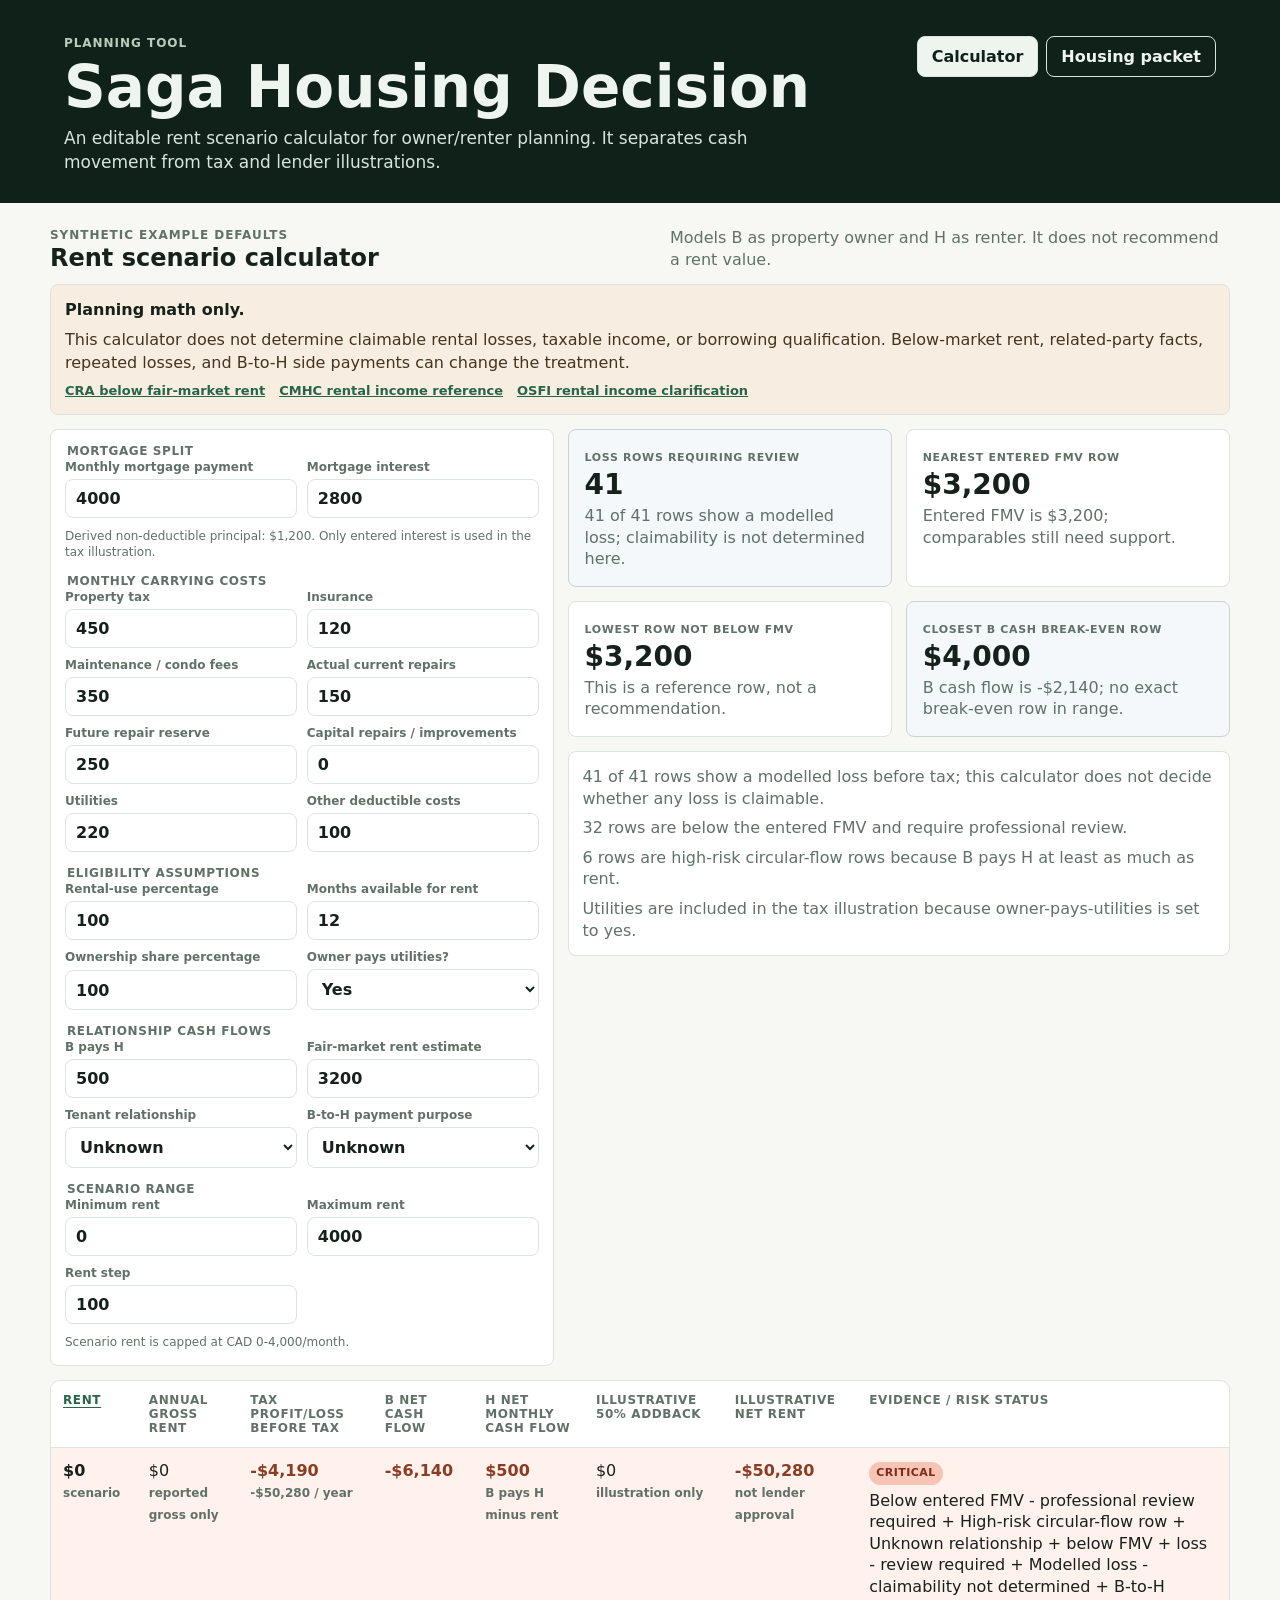
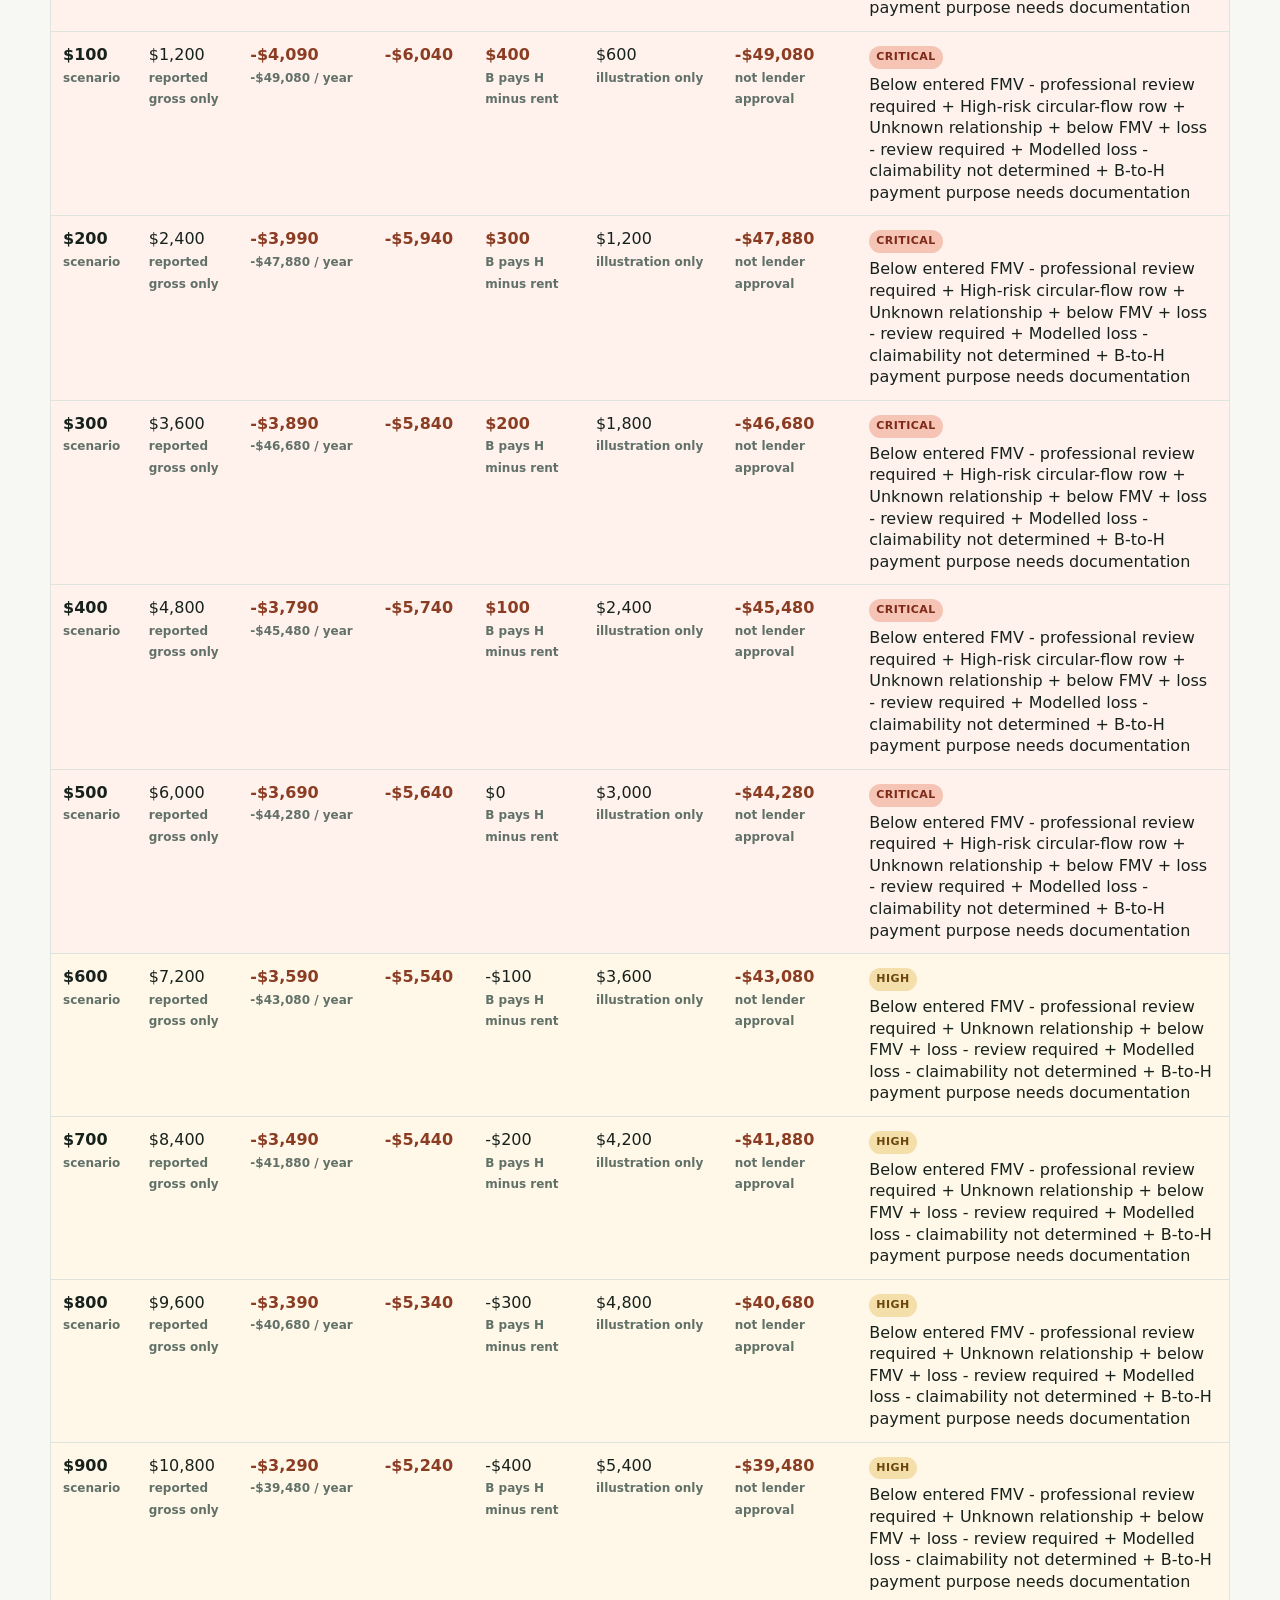
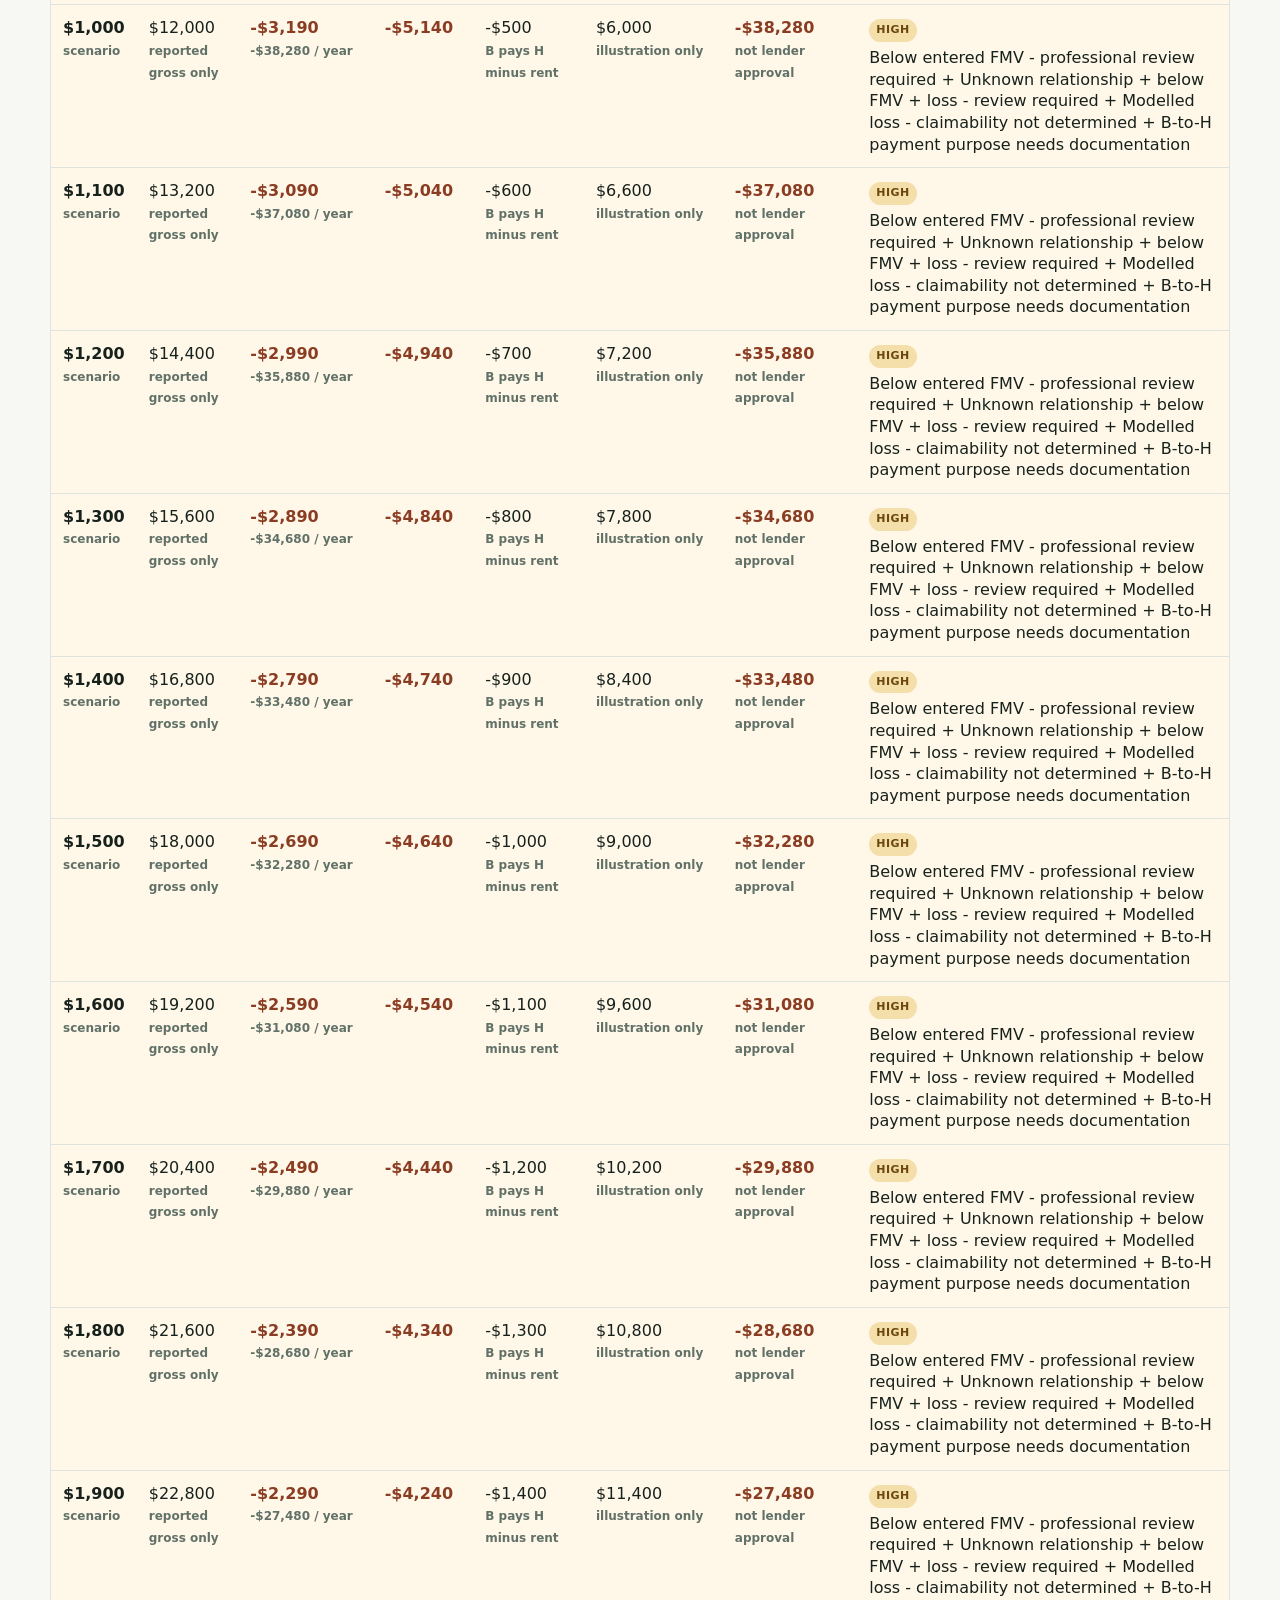
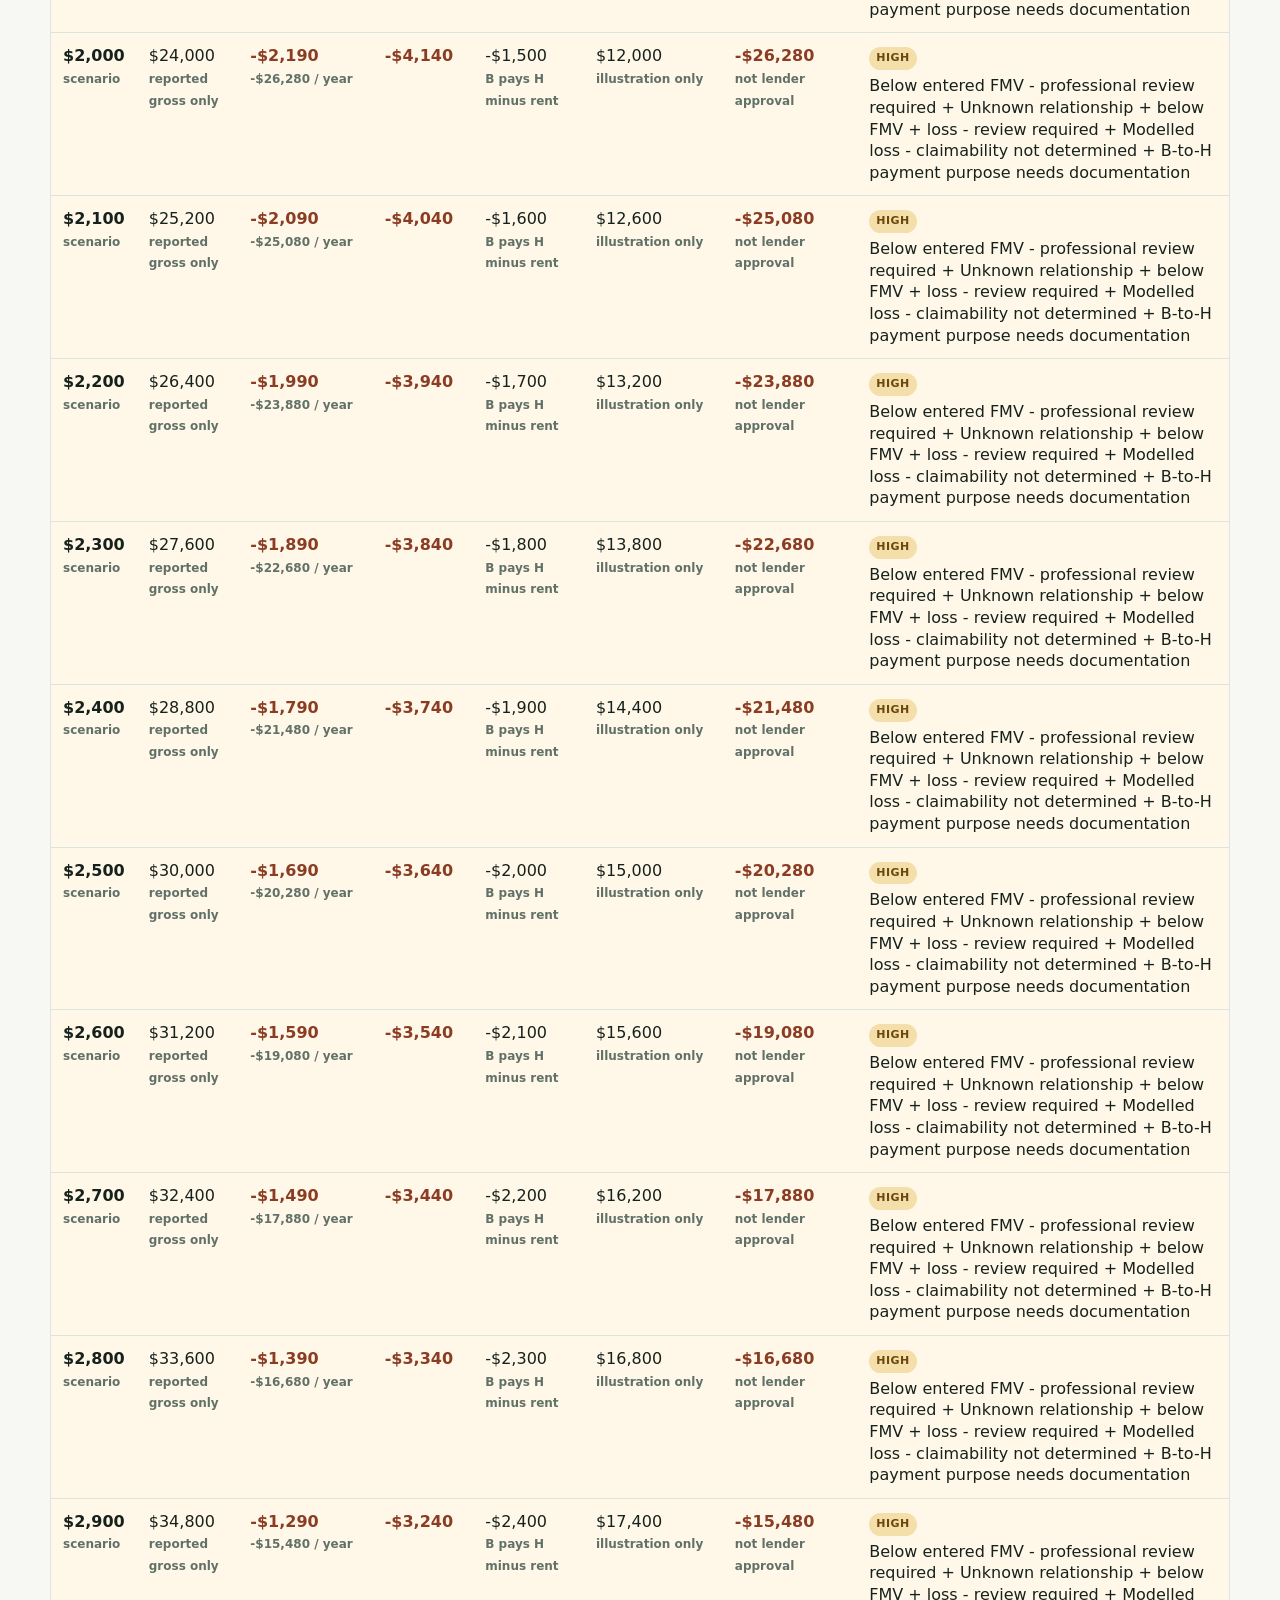
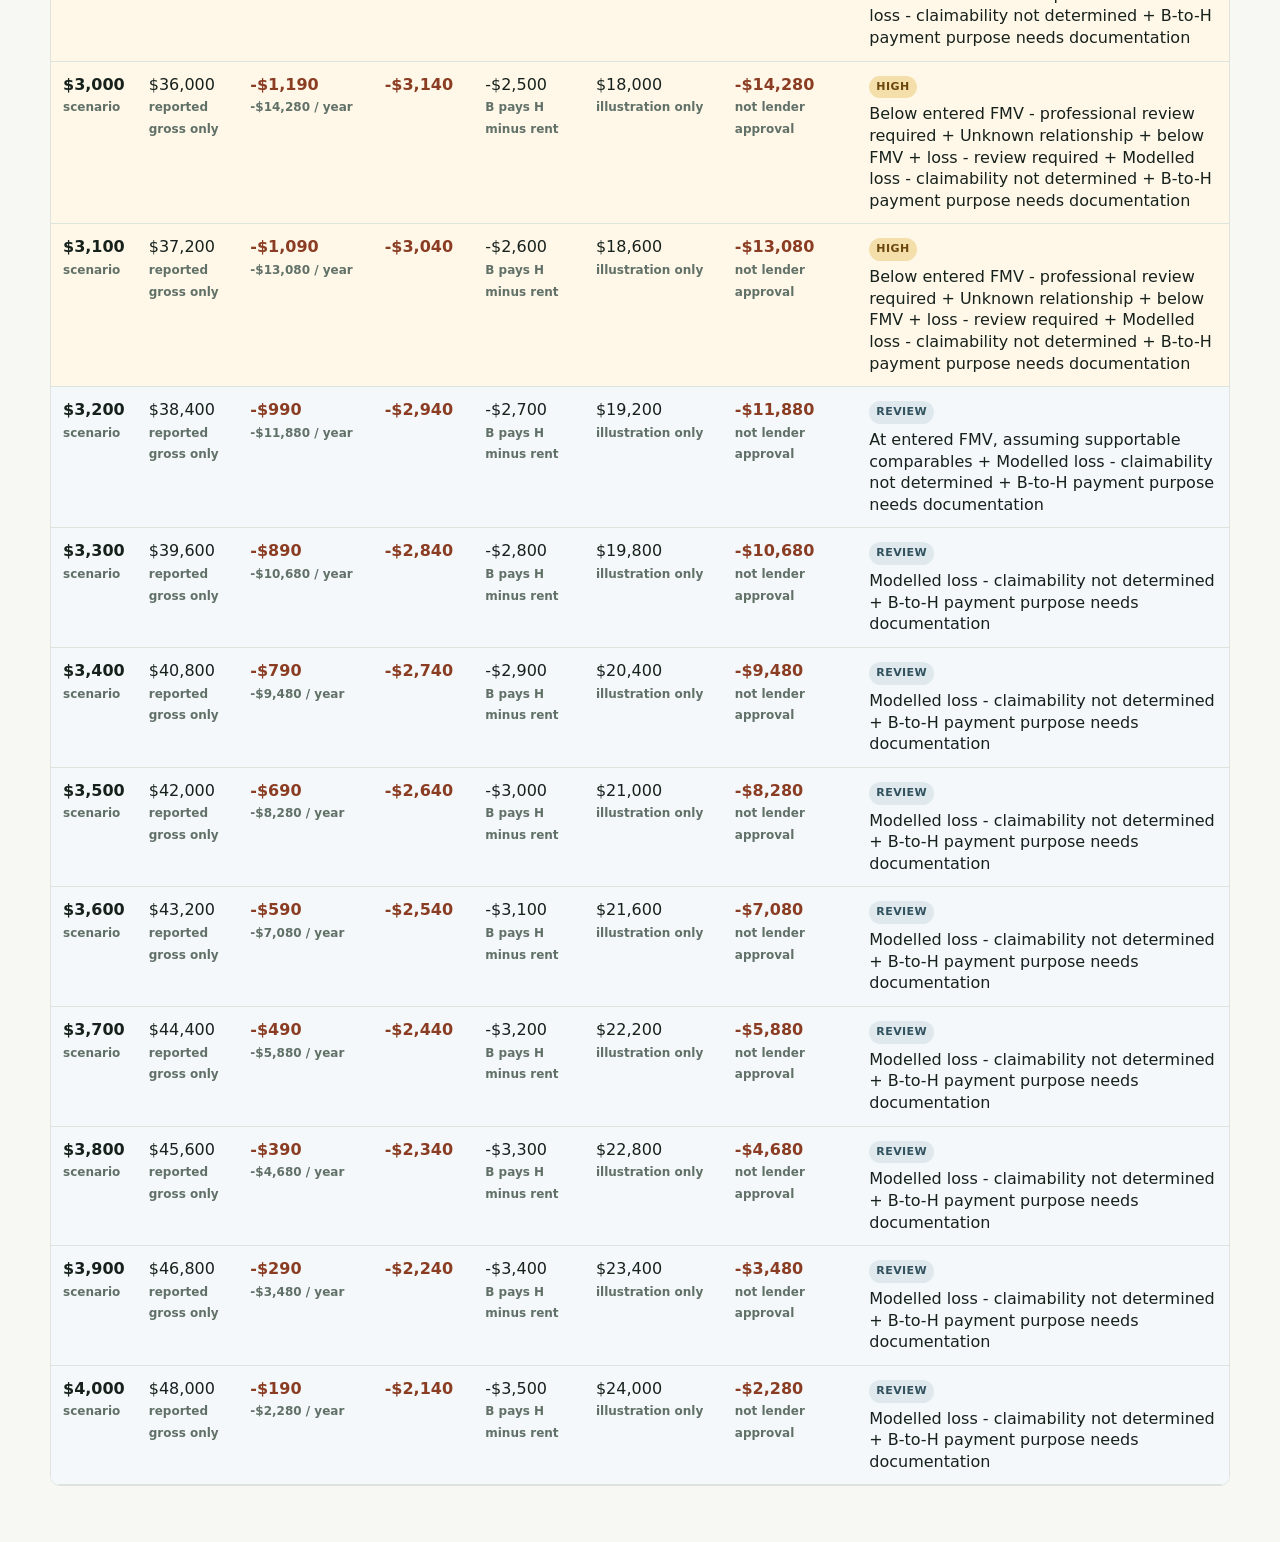
<file: index.html>
<!doctype html>
<html lang="en">
  <head>
    <meta charset="UTF-8" />
    <meta name="viewport" content="width=device-width, initial-scale=1.0" />
    <title>Saga Housing Decision</title>
    <link rel="stylesheet" href="./styles.css" />
  </head>
  <body>
    <header class="app-header">
      <div>
        <p class="label">Planning tool</p>
        <h1>Saga Housing Decision</h1>
        <p class="subtitle">An editable rent scenario calculator for owner/renter planning. It separates cash movement from tax and lender illustrations.</p>
      </div>
      <div class="header-actions">
        <nav class="page-tabs" aria-label="Site sections">
          <a class="tab active" href="/">Calculator</a>
          <a class="tab" href="/housing">Housing packet</a>
        </nav>
      </div>
    </header>

    <main>
      <section class="calculator landing-calculator" aria-labelledby="calculatorTitle">
        <div class="section-heading">
          <div>
            <p class="label">Synthetic example defaults</p>
            <h2 id="calculatorTitle">Rent scenario calculator</h2>
          </div>
          <p>Models B as property owner and H as renter. It does not recommend a rent value.</p>
        </div>

        <div class="caution-panel" role="note">
          <strong>Planning math only.</strong>
          <span>This calculator does not determine claimable rental losses, taxable income, or borrowing qualification. Below-market rent, related-party facts, repeated losses, and B-to-H side payments can change the treatment.</span>
          <div class="source-links">
            <a href="https://www.canada.ca/en/revenue-agency/services/tax/businesses/topics/rental-income/renting-below-fair-market-value.html">CRA below fair-market rent</a>
            <a href="https://assets.cmhc-schl.gc.ca/sf/project/cmhc/pdfs/content/en/rental-income-promo-card-jun28.pdf?rev=963e6041-f383-45e3-96f5-df5e765054c9">CMHC rental income reference</a>
            <a href="https://www.osfi-bsif.gc.ca/en/risks/real-estate-secured-lending/clarifying-osfis-guidance-rental-income-mortgage-classification">OSFI rental income clarification</a>
          </div>
        </div>

        <div class="calculator-layout">
          <form class="assumptions-panel" id="rentAssumptions" aria-label="Calculator assumptions">
            <fieldset>
              <legend>Mortgage split</legend>
              <label>
                <span>Monthly mortgage payment</span>
                <input id="mortgagePayment" type="number" min="0" step="50" value="4000" />
              </label>
              <label>
                <span>Mortgage interest</span>
                <input id="mortgageInterest" type="number" min="0" step="50" value="2800" />
              </label>
              <p class="field-note" id="mortgageSplitNote"></p>
            </fieldset>

            <fieldset>
              <legend>Monthly carrying costs</legend>
              <label>
                <span>Property tax</span>
                <input id="propertyTax" type="number" min="0" step="25" value="450" />
              </label>
              <label>
                <span>Insurance</span>
                <input id="insurance" type="number" min="0" step="25" value="120" />
              </label>
              <label>
                <span>Maintenance / condo fees</span>
                <input id="maintenanceFees" type="number" min="0" step="25" value="350" />
              </label>
              <label>
                <span>Actual current repairs</span>
                <input id="actualRepairs" type="number" min="0" step="25" value="150" />
              </label>
              <label>
                <span>Future repair reserve</span>
                <input id="repairReserve" type="number" min="0" step="25" value="250" />
              </label>
              <label>
                <span>Capital repairs / improvements</span>
                <input id="capitalRepairs" type="number" min="0" step="25" value="0" />
              </label>
              <label>
                <span>Utilities</span>
                <input id="utilities" type="number" min="0" step="25" value="220" />
              </label>
              <label>
                <span>Other deductible costs</span>
                <input id="otherExpenses" type="number" min="0" step="25" value="100" />
              </label>
            </fieldset>

            <fieldset>
              <legend>Eligibility assumptions</legend>
              <label>
                <span>Rental-use percentage</span>
                <input id="rentalUsePct" type="number" min="0" max="100" step="5" value="100" />
              </label>
              <label>
                <span>Months available for rent</span>
                <input id="availableMonths" type="number" min="0" max="12" step="1" value="12" />
              </label>
              <label>
                <span>Ownership share percentage</span>
                <input id="ownershipShare" type="number" min="0" max="100" step="5" value="100" />
              </label>
              <label>
                <span>Owner pays utilities?</span>
                <select id="ownerPaysUtilities">
                  <option value="yes" selected>Yes</option>
                  <option value="no">No</option>
                </select>
              </label>
            </fieldset>

            <fieldset>
              <legend>Relationship cash flows</legend>
              <label>
                <span>B pays H</span>
                <input id="bPaysH" type="number" min="0" step="50" value="500" />
              </label>
              <label>
                <span>Fair-market rent estimate</span>
                <input id="fairMarketRent" type="number" min="0" step="100" value="3200" />
              </label>
              <label>
                <span>Tenant relationship</span>
                <select id="tenantRelationship">
                  <option value="unknown" selected>Unknown</option>
                  <option value="unrelated">Unrelated</option>
                  <option value="known">Known</option>
                  <option value="related">Related</option>
                </select>
              </label>
              <label>
                <span>B-to-H payment purpose</span>
                <select id="bPaysHPurpose">
                  <option value="unknown" selected>Unknown</option>
                  <option value="unrelated-support">Unrelated support</option>
                  <option value="service-payment">Service payment</option>
                  <option value="reimbursement">Reimbursement</option>
                  <option value="rent-subsidy">Rent subsidy</option>
                </select>
              </label>
            </fieldset>

            <fieldset>
              <legend>Scenario range</legend>
              <label>
                <span>Minimum rent</span>
                <input id="rentMin" type="number" min="0" max="4000" step="100" value="0" />
              </label>
              <label>
                <span>Maximum rent</span>
                <input id="rentMax" type="number" min="0" max="4000" step="100" value="4000" />
              </label>
              <label>
                <span>Rent step</span>
                <input id="rentStep" type="number" min="25" max="1000" step="25" value="100" />
              </label>
              <p class="field-note">Scenario rent is capped at CAD 0-4,000/month.</p>
            </fieldset>
          </form>

          <div class="calculator-output">
            <div class="summary-grid" id="rentSummary" aria-live="polite"></div>
            <div class="warning-list" id="rentWarnings" aria-live="polite"></div>
          </div>
        </div>

        <div class="table-wrap calculator-table">
          <table>
            <thead>
              <tr>
                <th><button data-rent-sort="rent" type="button">Rent</button></th>
                <th><button data-rent-sort="annualGrossRent" type="button">Annual gross rent</button></th>
                <th><button data-rent-sort="taxProfitLoss" type="button">Tax profit/loss before tax</button></th>
                <th><button data-rent-sort="bCashFlow" type="button">B net cash flow</button></th>
                <th><button data-rent-sort="hNetCashFlow" type="button">H net monthly cash flow</button></th>
                <th><button data-rent-sort="grossRentAddback50" type="button">Illustrative 50% addback</button></th>
                <th><button data-rent-sort="illustrativeNetRentalIncome" type="button">Illustrative net rent</button></th>
                <th><button data-rent-sort="riskRank" type="button">Evidence / risk status</button></th>
              </tr>
            </thead>
            <tbody id="rentScenarioTable"></tbody>
          </table>
        </div>
      </section>
    </main>

    <script src="./app.js"></script>
  </body>
</html>
</file>
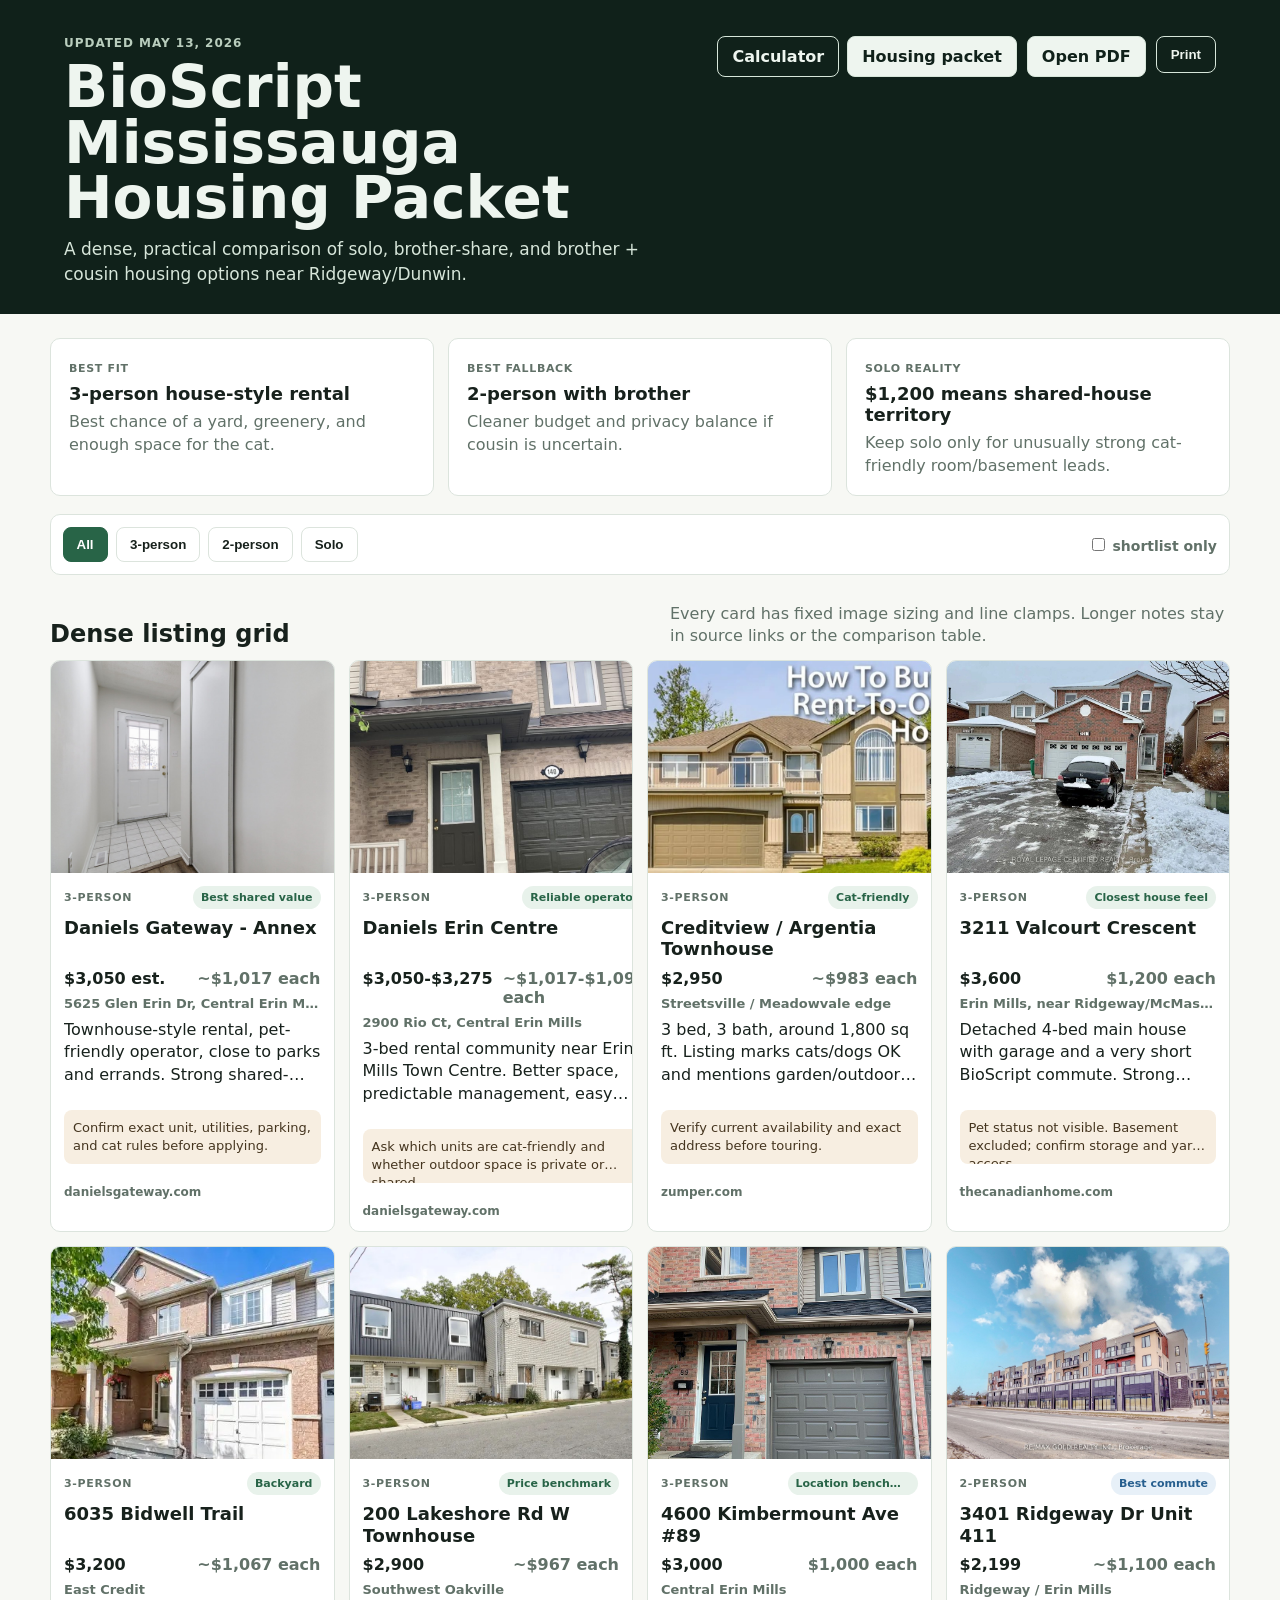
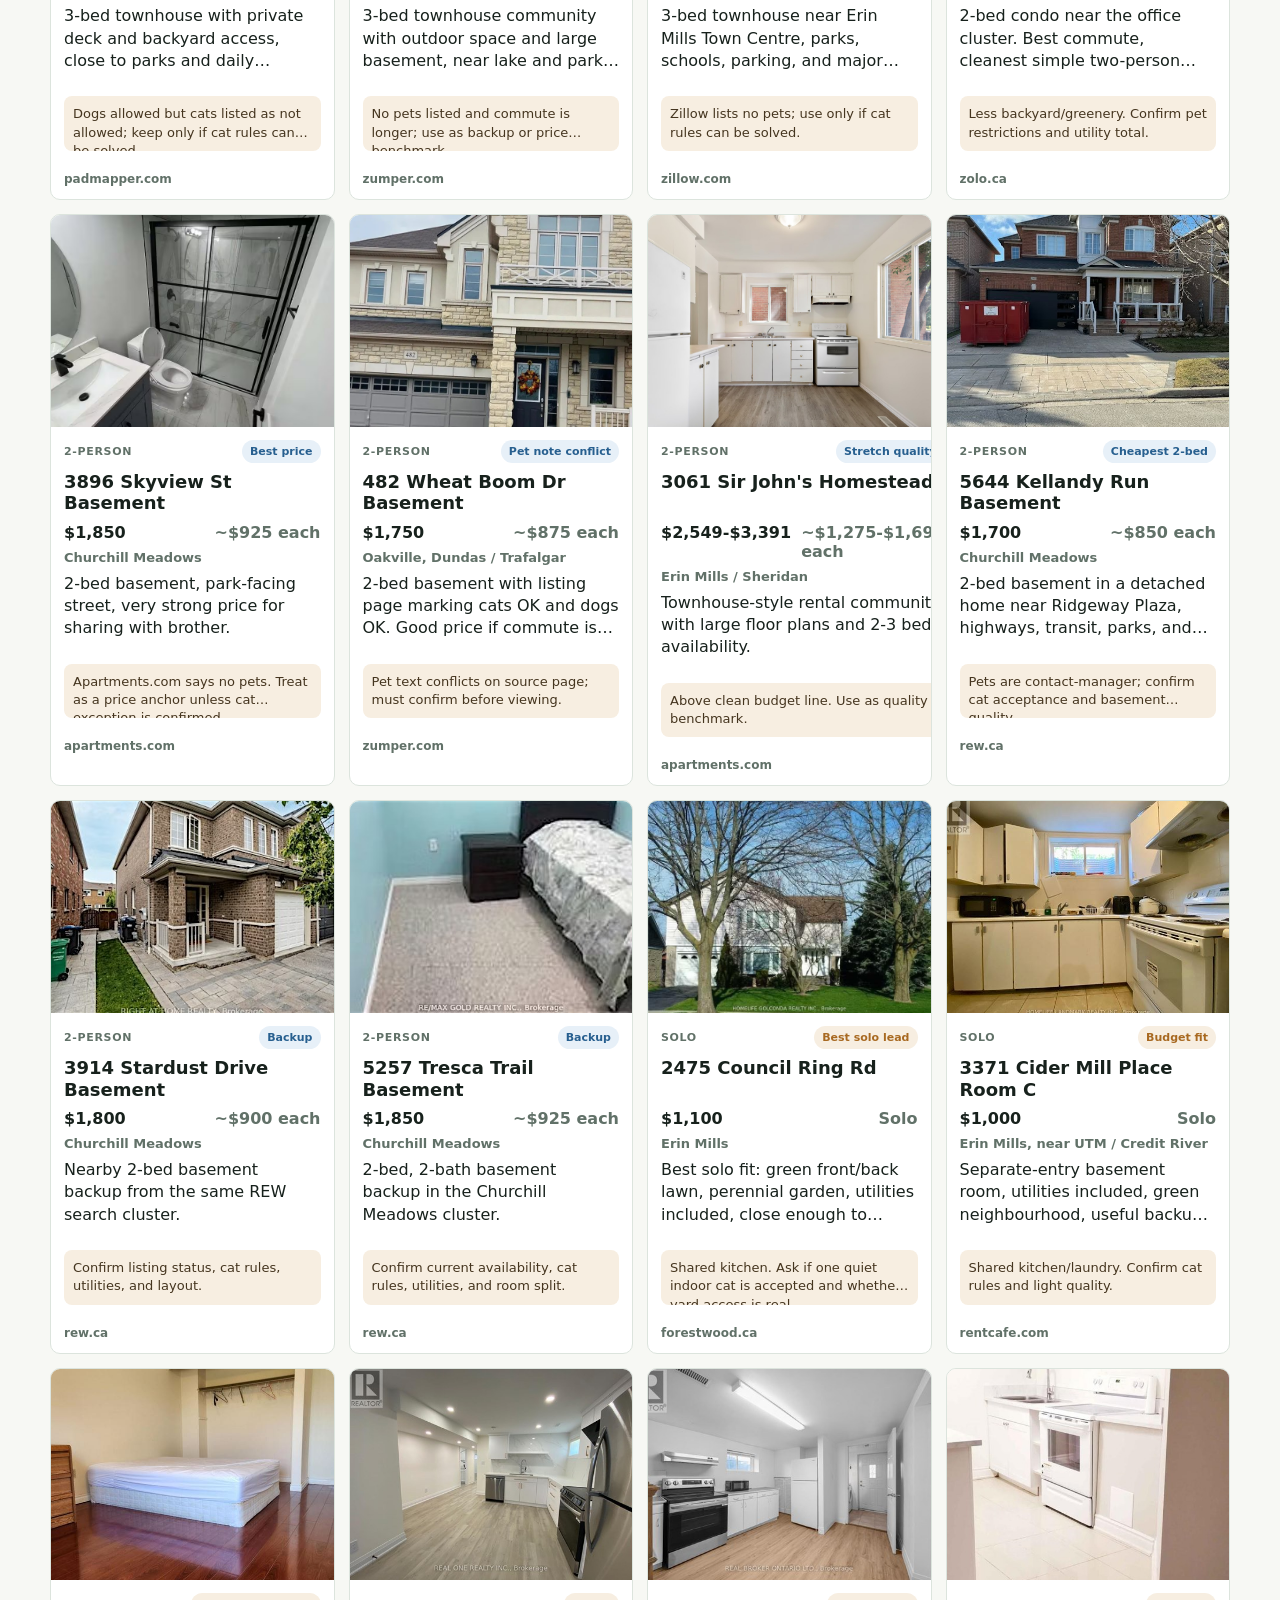
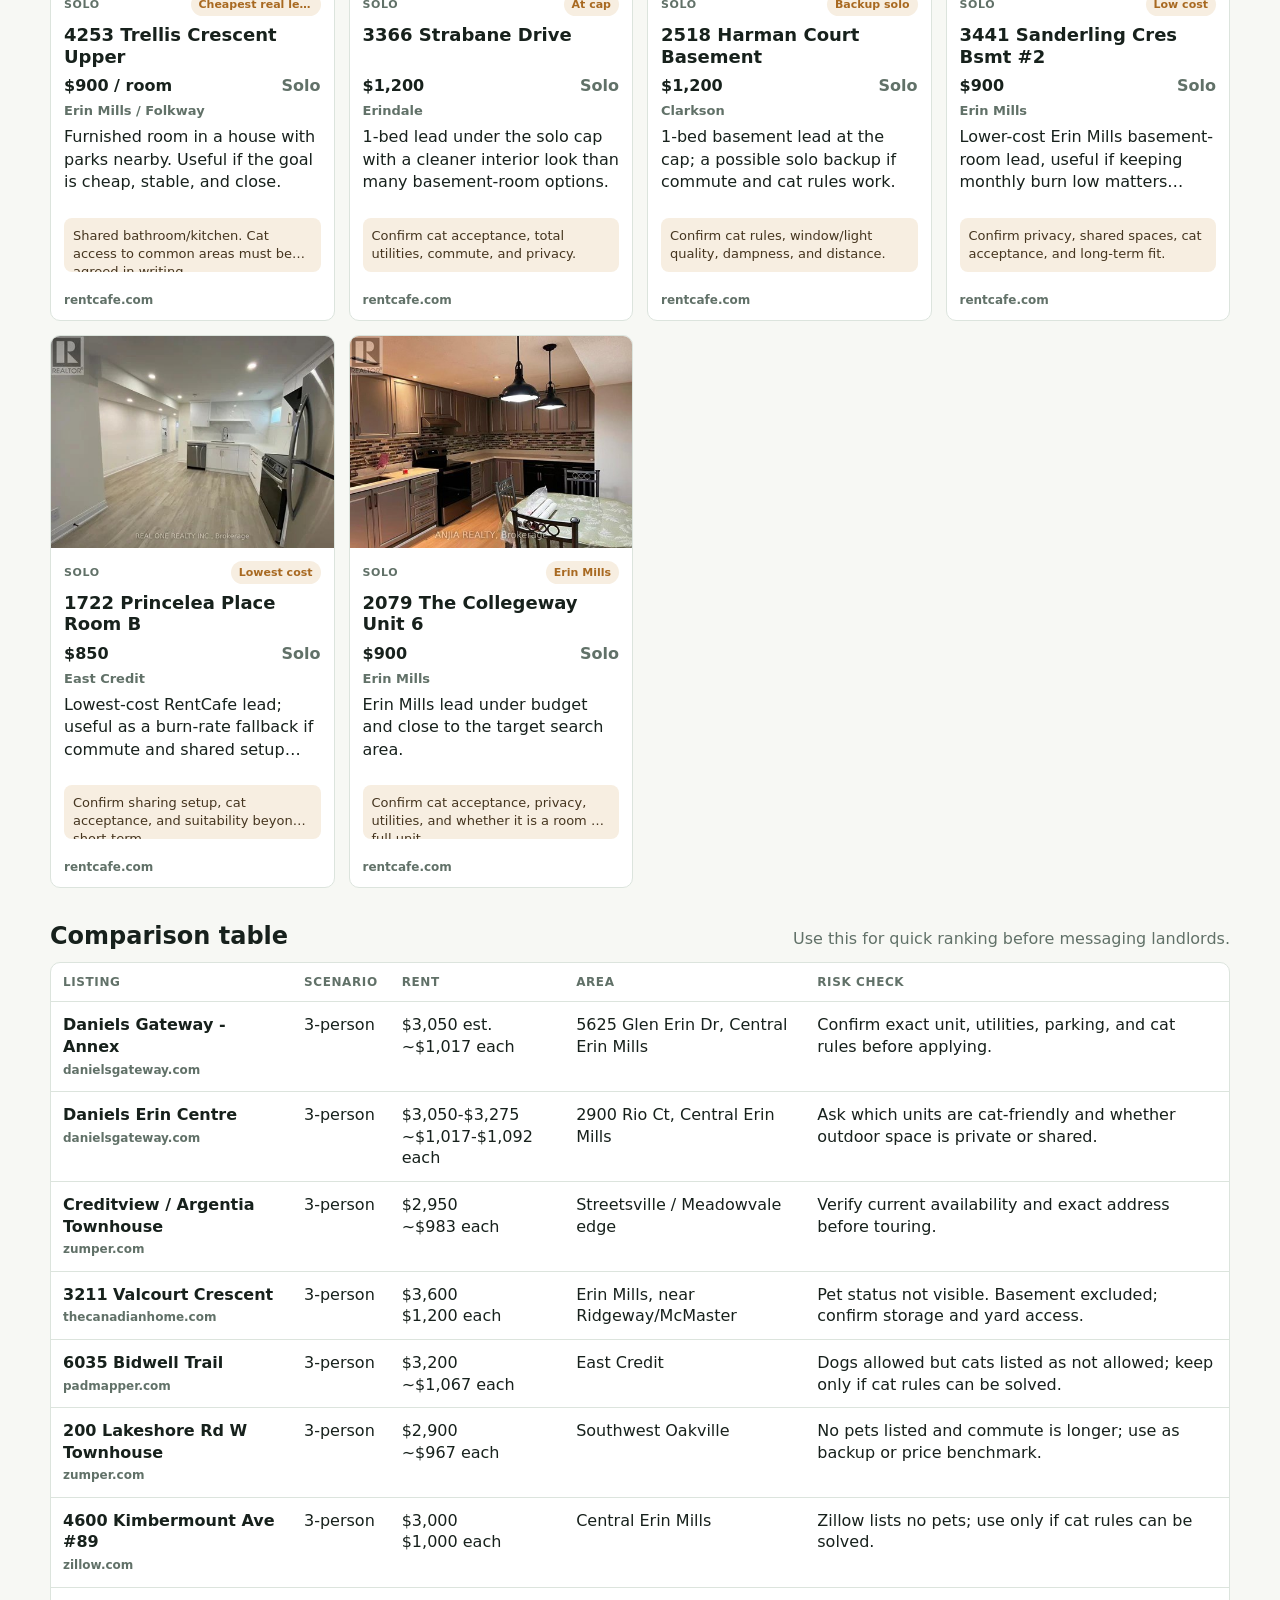
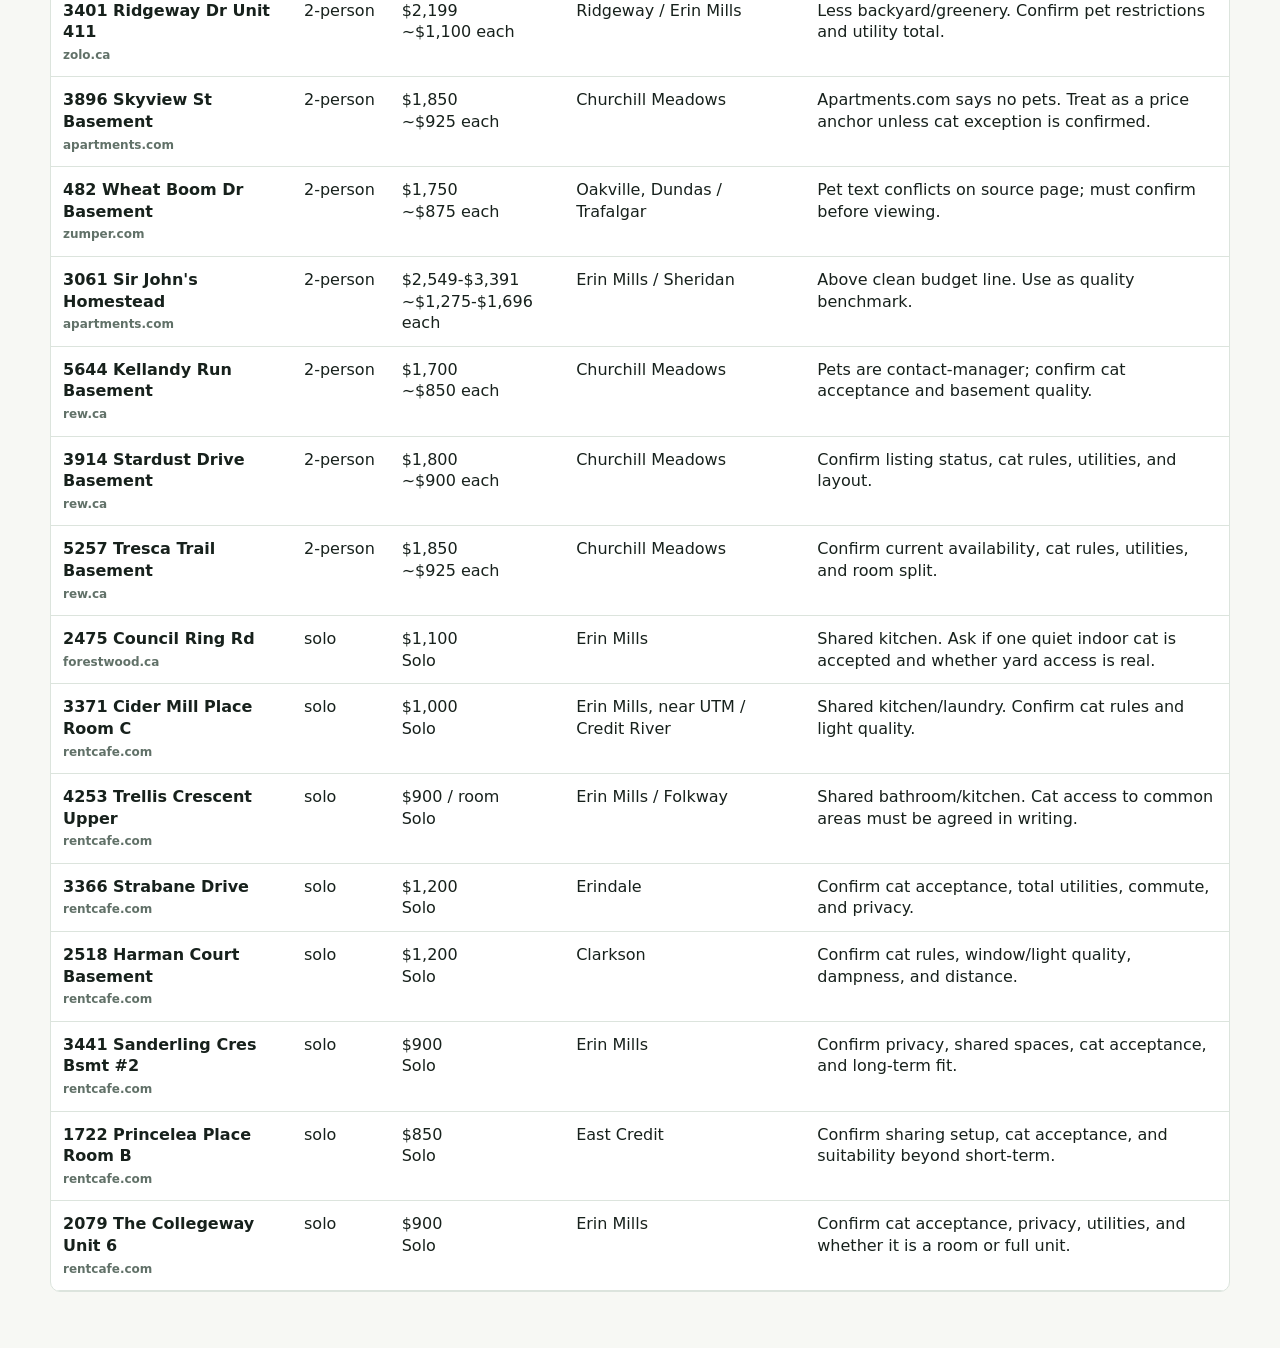
<file: housing.html>
<!doctype html>
<html lang="en">
  <head>
    <meta charset="UTF-8" />
    <meta name="viewport" content="width=device-width, initial-scale=1.0" />
    <title>BioScript Mississauga Housing Packet</title>
    <link rel="stylesheet" href="./styles.css" />
  </head>
  <body>
    <header class="app-header">
      <div>
        <p class="label">Updated May 13, 2026</p>
        <h1>BioScript Mississauga Housing Packet</h1>
        <p class="subtitle">A dense, practical comparison of solo, brother-share, and brother + cousin housing options near Ridgeway/Dunwin.</p>
      </div>
      <div class="header-actions">
        <nav class="page-tabs" aria-label="Site sections">
          <a class="tab" href="/">Calculator</a>
          <a class="tab active" href="/housing">Housing packet</a>
        </nav>
        <a class="button" href="./housing_packet/BioScript_Housing_Decision_Packet.pdf">Open PDF</a>
        <button class="button secondary" id="printBtn" type="button">Print</button>
      </div>
    </header>

    <main>
      <section class="decision-strip" aria-label="Decision summary">
        <article>
          <span>Best fit</span>
          <strong>3-person house-style rental</strong>
          <p>Best chance of a yard, greenery, and enough space for the cat.</p>
        </article>
        <article>
          <span>Best fallback</span>
          <strong>2-person with brother</strong>
          <p>Cleaner budget and privacy balance if cousin is uncertain.</p>
        </article>
        <article>
          <span>Solo reality</span>
          <strong>$1,200 means shared-house territory</strong>
          <p>Keep solo only for unusually strong cat-friendly room/basement leads.</p>
        </article>
      </section>

      <section class="controls" aria-label="Listing filters">
        <div class="segmented" role="tablist" aria-label="Household size">
          <button class="active" data-filter="all" type="button">All</button>
          <button data-filter="3-person" type="button">3-person</button>
          <button data-filter="2-person" type="button">2-person</button>
          <button data-filter="solo" type="button">Solo</button>
        </div>
        <label class="toggle"><input id="shortlistOnly" type="checkbox" /> shortlist only</label>
      </section>

      <section>
        <div class="section-heading">
          <h2>Dense listing grid</h2>
          <p>Every card has fixed image sizing and line clamps. Longer notes stay in source links or the comparison table.</p>
        </div>
        <div id="listingGrid" class="listing-grid"></div>
      </section>

      <section>
        <div class="section-heading">
          <h2>Comparison table</h2>
          <p>Use this for quick ranking before messaging landlords.</p>
        </div>
        <div class="table-wrap">
          <table>
            <thead>
              <tr>
                <th>Listing</th>
                <th>Scenario</th>
                <th>Rent</th>
                <th>Area</th>
                <th>Risk check</th>
              </tr>
            </thead>
            <tbody id="listingTable"></tbody>
          </table>
        </div>
      </section>
    </main>

    <script src="./app.js"></script>
  </body>
</html>
</file>
<file: styles.css>
:root {
  --ink: #17211c;
  --muted: #617168;
  --line: #dce4dd;
  --bg: #f7f8f4;
  --panel: #ffffff;
  --green: #286447;
  --blue: #275f8f;
  --amber: #a86921;
  --soft-green: #e8f2eb;
  --soft-blue: #e7f0f8;
  --soft-amber: #f7eee1;
  font-family: Inter, ui-sans-serif, system-ui, -apple-system, BlinkMacSystemFont, "Segoe UI", sans-serif;
}

* { box-sizing: border-box; }

body {
  margin: 0;
  background: var(--bg);
  color: var(--ink);
}

a { color: inherit; }

.app-header {
  display: flex;
  justify-content: space-between;
  gap: 32px;
  padding: 36px clamp(20px, 5vw, 64px) 28px;
  background: #10211a;
  color: #eef5ef;
}

.label {
  margin: 0 0 10px;
  color: #b9cdbd;
  font-size: 12px;
  font-weight: 700;
  letter-spacing: .08em;
  text-transform: uppercase;
}

h1, h2, p { margin-top: 0; }

h1 {
  max-width: 780px;
  margin-bottom: 10px;
  font-size: clamp(34px, 5vw, 58px);
  line-height: .96;
  letter-spacing: 0;
}

.subtitle {
  max-width: 760px;
  margin-bottom: 0;
  color: #d7e6da;
  font-size: 17px;
  line-height: 1.45;
}

.header-actions {
  display: flex;
  align-items: flex-start;
  gap: 10px;
  flex-shrink: 0;
}

.page-tabs {
  display: flex;
  flex-wrap: wrap;
  gap: 8px;
}

.tab {
  border: 1px solid #d7e6da;
  border-radius: 8px;
  padding: 10px 14px;
  color: #eef5ef;
  font-weight: 800;
  text-decoration: none;
}

.tab.active {
  background: #eef5ef;
  color: #10211a;
}

.button {
  border: 1px solid #d7e6da;
  border-radius: 8px;
  padding: 10px 14px;
  background: #eef5ef;
  color: #10211a;
  font-weight: 800;
  text-decoration: none;
  cursor: pointer;
}

.button.secondary {
  background: transparent;
  color: #eef5ef;
}

main {
  width: min(1180px, calc(100% - 36px));
  margin: 24px auto 56px;
}

.decision-strip {
  display: grid;
  grid-template-columns: repeat(3, 1fr);
  gap: 14px;
  margin-bottom: 18px;
}

.decision-strip article,
.controls,
.listing-card,
.table-wrap {
  border: 1px solid var(--line);
  border-radius: 10px;
  background: var(--panel);
}

.decision-strip article {
  padding: 18px;
}

.decision-strip span,
.card-scenario {
  color: var(--muted);
  font-size: 11px;
  font-weight: 800;
  letter-spacing: .06em;
  text-transform: uppercase;
}

.decision-strip strong {
  display: block;
  margin: 7px 0;
  font-size: 18px;
}

.decision-strip p {
  margin: 0;
  color: var(--muted);
  line-height: 1.4;
}

.calculator {
  margin: 0 0 32px;
}

.landing-calculator {
  margin-top: 0;
}

.caution-panel,
.assumptions-panel,
.summary-card,
.warning-list {
  border: 1px solid var(--line);
  border-radius: 8px;
  background: var(--panel);
}

.caution-panel {
  display: grid;
  gap: 8px;
  margin-bottom: 14px;
  padding: 14px;
  color: #44341e;
  background: var(--soft-amber);
  line-height: 1.4;
}

.caution-panel strong {
  color: var(--ink);
}

.source-links {
  display: flex;
  flex-wrap: wrap;
  gap: 8px 14px;
  color: var(--green);
  font-size: 13px;
  font-weight: 800;
}

.calculator-layout {
  display: grid;
  grid-template-columns: minmax(300px, .95fr) minmax(360px, 1.25fr);
  gap: 14px;
  align-items: start;
}

.assumptions-panel {
  display: grid;
  gap: 14px;
  padding: 14px;
}

fieldset {
  display: grid;
  grid-template-columns: repeat(2, minmax(0, 1fr));
  gap: 10px;
  min-width: 0;
  margin: 0;
  padding: 0;
  border: 0;
}

legend {
  grid-column: 1 / -1;
  margin-bottom: 2px;
  color: var(--muted);
  font-size: 12px;
  font-weight: 900;
  letter-spacing: .05em;
  text-transform: uppercase;
}

.assumptions-panel label {
  display: grid;
  gap: 5px;
  min-width: 0;
}

.assumptions-panel label span {
  color: var(--muted);
  font-size: 12px;
  font-weight: 800;
}

.assumptions-panel input,
.assumptions-panel select {
  width: 100%;
  min-width: 0;
  border: 1px solid var(--line);
  border-radius: 8px;
  padding: 9px 10px;
  background: #fff;
  color: var(--ink);
  font: inherit;
  font-weight: 750;
}

.field-note {
  grid-column: 1 / -1;
  margin: 0;
  color: var(--muted);
  font-size: 12px;
  line-height: 1.35;
}

.calculator-output {
  display: grid;
  gap: 14px;
}

.summary-grid {
  display: grid;
  grid-template-columns: repeat(2, minmax(0, 1fr));
  gap: 14px;
}

.summary-card {
  min-width: 0;
  padding: 16px;
}

.summary-card.critical-risk,
.critical-row {
  border-color: #d49a81;
  background: #fff1ec;
}

.summary-card.high-risk,
.high-row {
  border-color: #d7b46c;
  background: #fff8e9;
}

.summary-card.review-risk,
.review-row {
  border-color: #c8d2d7;
  background: #f4f8fa;
}

.summary-card.neutral,
.neutral-row {
  background: #fff;
}

.summary-card span {
  color: var(--muted);
  font-size: 11px;
  font-weight: 900;
  letter-spacing: .06em;
  text-transform: uppercase;
}

.summary-card strong {
  display: block;
  margin: 6px 0;
  font-size: 28px;
  line-height: 1;
}

.summary-card p,
.warning-list p {
  margin: 0;
  color: var(--muted);
  line-height: 1.35;
}

.warning-list {
  display: grid;
  gap: 8px;
  padding: 14px;
}

.calculator-table {
  margin-top: 14px;
}

.calculator-table th:first-child,
.calculator-table td:first-child {
  position: sticky;
  left: 0;
  z-index: 2;
  background: inherit;
  box-shadow: 1px 0 0 var(--line);
}

.calculator-table th:first-child {
  z-index: 3;
  background: var(--panel);
}

th button {
  border: 0;
  padding: 0;
  background: transparent;
  color: inherit;
  font: inherit;
  letter-spacing: inherit;
  text-align: left;
  text-transform: inherit;
  cursor: pointer;
}

th button.sort-active {
  color: var(--green);
  text-decoration: underline;
  text-underline-offset: 3px;
}

.positive {
  color: var(--green);
  font-weight: 850;
}

.negative {
  color: #8b3d23;
  font-weight: 850;
}

.risk-emphasis {
  color: #8b3d23;
  font-weight: 850;
}

.risk-badge {
  display: inline-block;
  margin-bottom: 5px;
  border-radius: 999px;
  padding: 4px 7px;
  font-size: 11px;
  font-weight: 900;
  letter-spacing: .04em;
  text-transform: uppercase;
}

.risk-badge.critical {
  background: #f5c4b4;
  color: #7d2a18;
}

.risk-badge.high {
  background: #f4dfaa;
  color: #6c470d;
}

.risk-badge.review {
  background: #dfe9ed;
  color: #31525e;
}

.risk-badge.neutral {
  background: var(--soft-green);
  color: var(--green);
}

.controls {
  position: sticky;
  top: 0;
  z-index: 3;
  display: flex;
  justify-content: space-between;
  align-items: center;
  gap: 16px;
  padding: 12px;
  margin-bottom: 28px;
}

.segmented {
  display: flex;
  flex-wrap: wrap;
  gap: 8px;
}

.segmented button {
  border: 1px solid var(--line);
  border-radius: 8px;
  padding: 9px 13px;
  background: #fff;
  color: var(--ink);
  font-weight: 800;
  cursor: pointer;
}

.segmented button.active {
  background: var(--green);
  color: #fff;
  border-color: var(--green);
}

.toggle {
  color: var(--muted);
  font-size: 14px;
  font-weight: 700;
}

.section-heading {
  display: flex;
  justify-content: space-between;
  gap: 18px;
  align-items: end;
  margin: 0 0 12px;
}

.section-heading h2 {
  margin-bottom: 0;
  font-size: 24px;
}

.section-heading p {
  max-width: 560px;
  margin-bottom: 0;
  color: var(--muted);
  line-height: 1.4;
}

.listing-grid {
  display: grid;
  grid-template-columns: repeat(auto-fill, minmax(260px, 1fr));
  gap: 14px;
  margin-bottom: 34px;
}

.listing-card {
  overflow: hidden;
  min-width: 0;
}

.listing-card img {
  display: block;
  width: 100%;
  aspect-ratio: 4 / 3;
  object-fit: cover;
  background: var(--line);
}

.card-body {
  display: grid;
  gap: 8px;
  padding: 13px;
}

.card-top {
  display: flex;
  justify-content: space-between;
  gap: 10px;
  align-items: center;
}

.tag {
  max-width: 130px;
  overflow: hidden;
  border-radius: 999px;
  padding: 5px 8px;
  background: var(--soft-green);
  color: var(--green);
  font-size: 11px;
  font-weight: 900;
  text-overflow: ellipsis;
  white-space: nowrap;
}

.tag.two { background: var(--soft-blue); color: var(--blue); }
.tag.solo { background: var(--soft-amber); color: var(--amber); }

.listing-card h3 {
  display: -webkit-box;
  min-height: 44px;
  margin: 0;
  overflow: hidden;
  font-size: 18px;
  line-height: 1.2;
  -webkit-box-orient: vertical;
  -webkit-line-clamp: 2;
}

.facts {
  display: flex;
  justify-content: space-between;
  gap: 10px;
  font-weight: 850;
}

.facts span:last-child {
  color: var(--muted);
  font-weight: 700;
}

.area {
  overflow: hidden;
  color: var(--muted);
  font-size: 13px;
  font-weight: 700;
  text-overflow: ellipsis;
  white-space: nowrap;
}

.notes,
.risk {
  display: -webkit-box;
  overflow: hidden;
  line-height: 1.4;
  -webkit-box-orient: vertical;
}

.notes {
  min-height: 58px;
  color: var(--ink);
  -webkit-line-clamp: 3;
}

.risk {
  min-height: 42px;
  border-radius: 8px;
  padding: 9px;
  background: var(--soft-amber);
  color: #45351f;
  font-size: 13px;
  -webkit-line-clamp: 2;
}

.source {
  color: var(--muted);
  font-size: 12px;
  font-weight: 800;
}

.table-wrap {
  overflow-x: auto;
}

table {
  width: 100%;
  border-collapse: collapse;
}

th, td {
  padding: 12px;
  border-bottom: 1px solid var(--line);
  text-align: left;
  vertical-align: top;
}

th {
  color: var(--muted);
  font-size: 12px;
  letter-spacing: .05em;
  text-transform: uppercase;
}

td {
  line-height: 1.35;
}

@media (max-width: 760px) {
  .app-header,
  .section-heading,
  .controls {
    flex-direction: column;
    align-items: stretch;
  }

  .header-actions,
  .page-tabs {
    width: 100%;
  }

  .tab,
  .button {
    text-align: center;
  }

  .decision-strip {
    grid-template-columns: 1fr;
  }

  .calculator-layout,
  .summary-grid,
  fieldset {
    grid-template-columns: 1fr;
  }
}

@media print {
  .controls,
  .header-actions {
    display: none;
  }

  body {
    background: #fff;
  }

  main {
    width: 100%;
    margin: 0;
    padding: 20px;
  }

  .listing-grid {
    grid-template-columns: repeat(3, 1fr);
  }

  .listing-card,
  .decision-strip article,
  .table-wrap {
    break-inside: avoid;
  }
}
</file>
